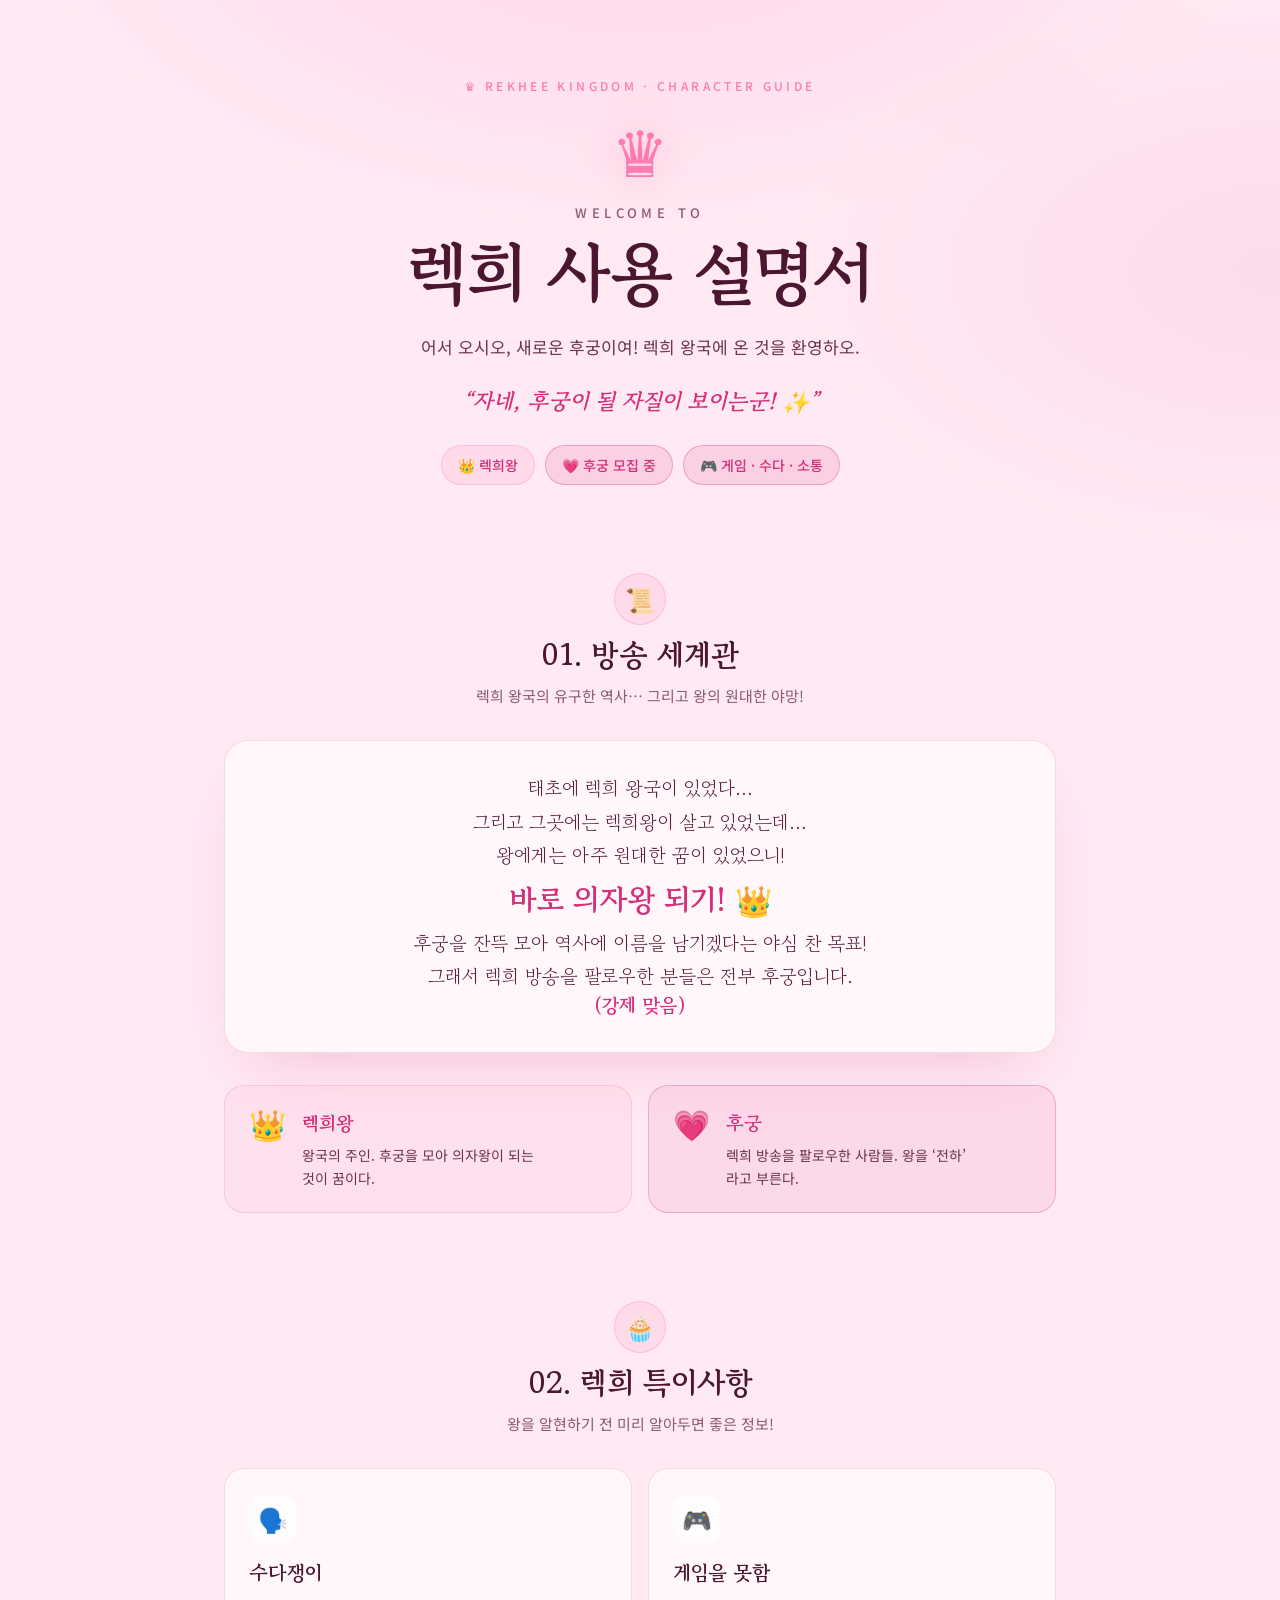
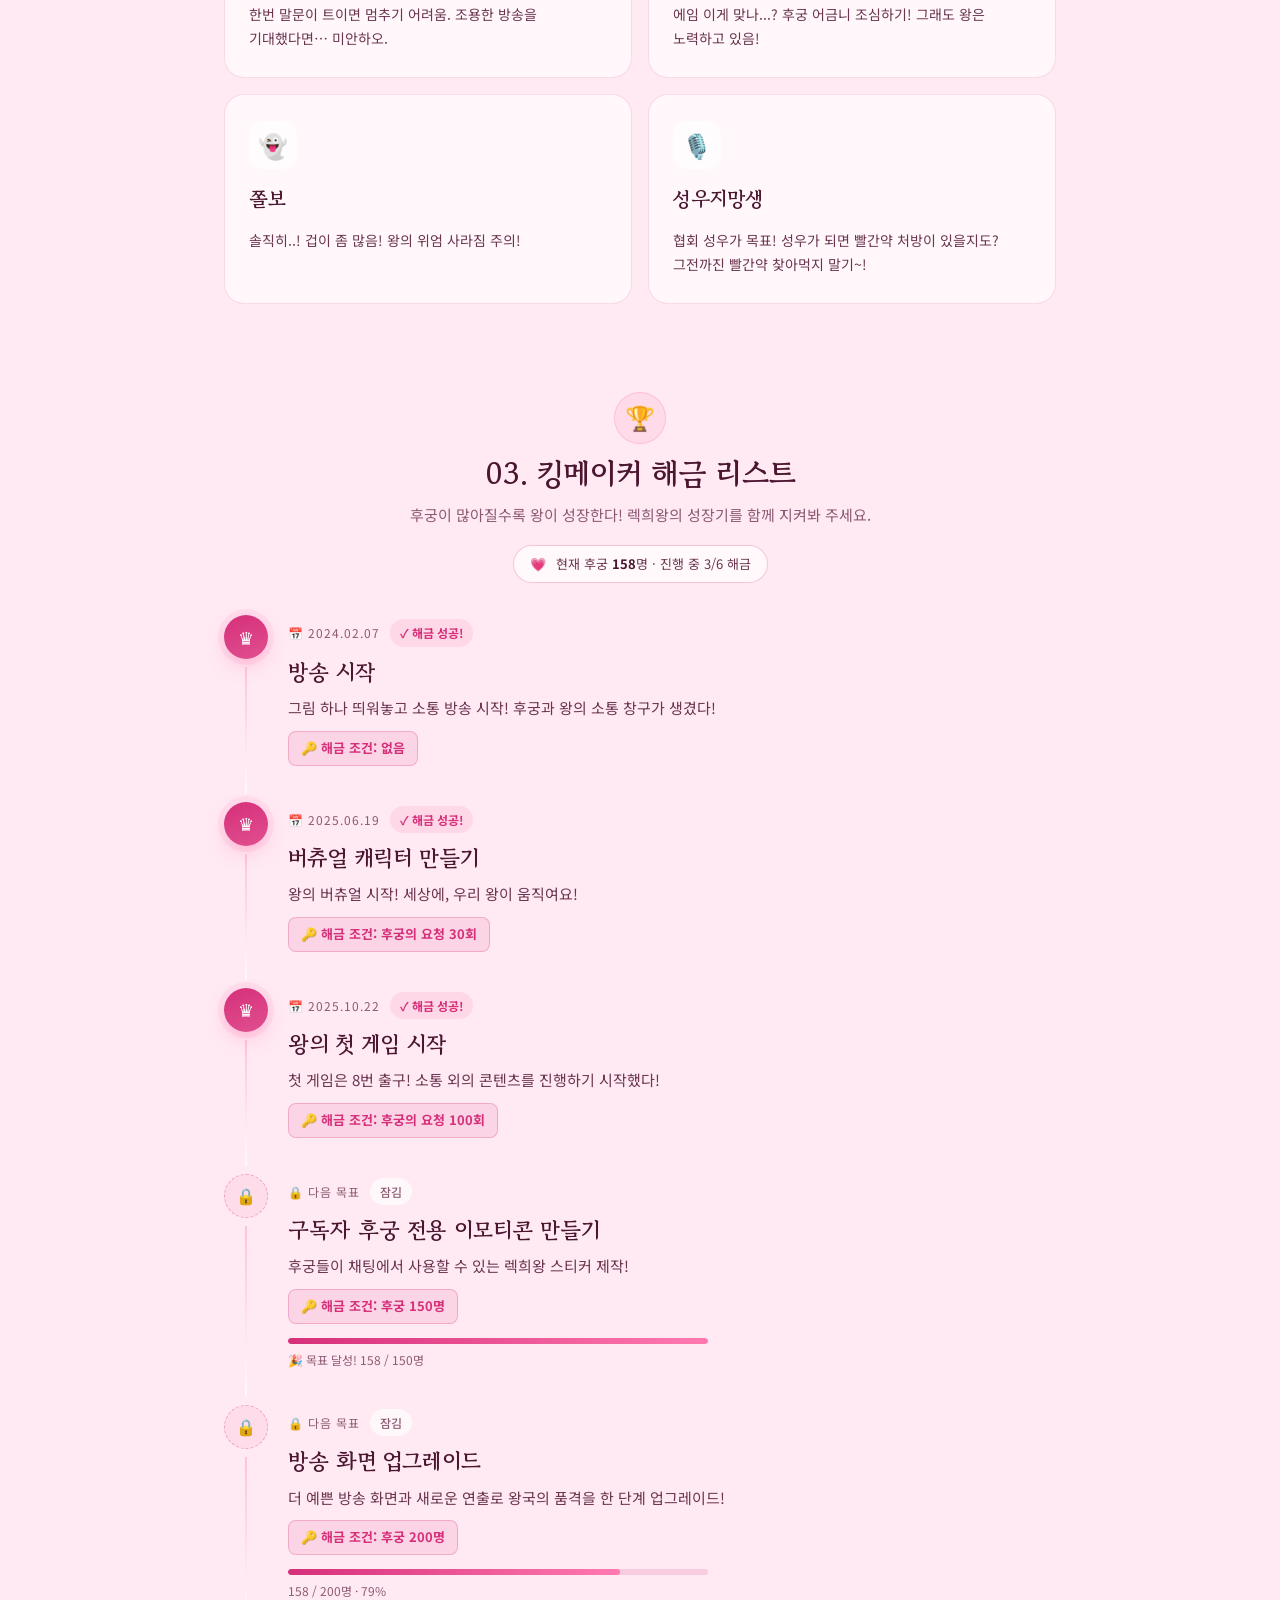
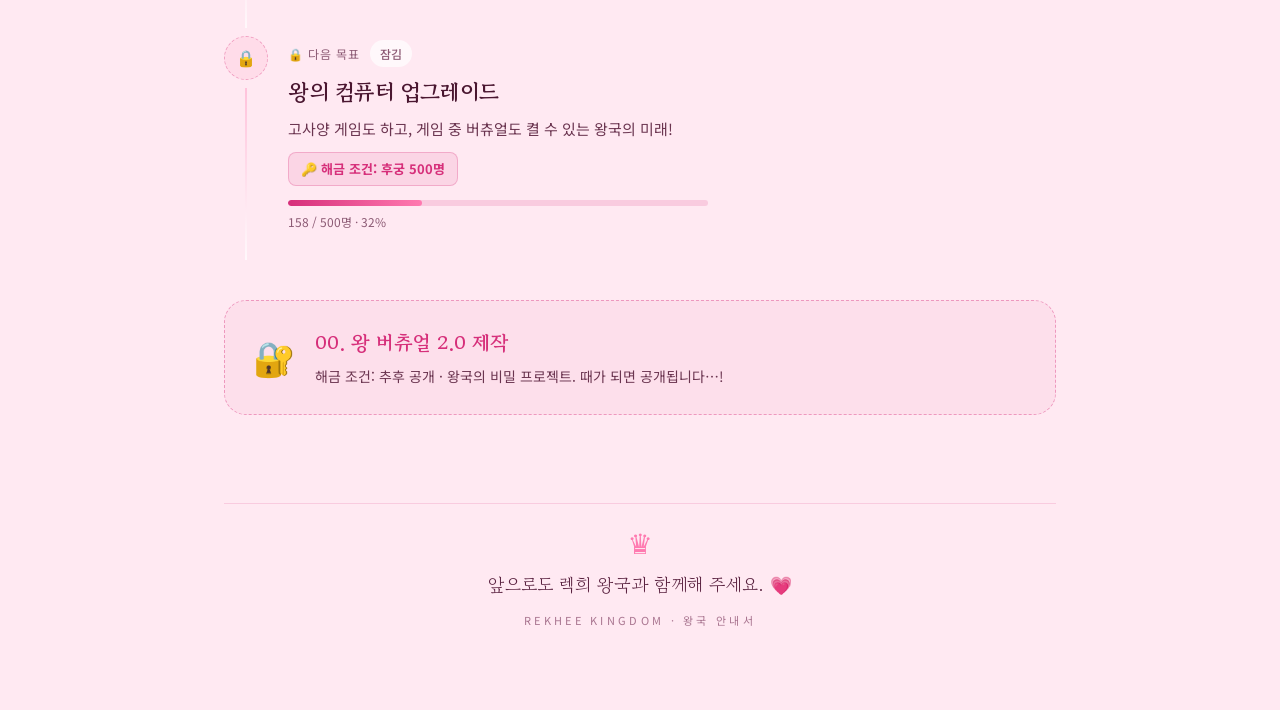
<file: index.html>
<!doctype html>
<html lang="ko">
<head>
<meta charset="utf-8">
<meta name="viewport" content="width=device-width, initial-scale=1">
<title>렉희 사용 설명서 | 렉희 왕국</title>
<link rel="preconnect" href="https://fonts.googleapis.com">
<link rel="preconnect" href="https://fonts.gstatic.com" crossorigin>
<link rel="stylesheet" href="https://fonts.googleapis.com/css2?family=Gowun+Batang:wght@400;700&family=Noto+Sans+KR:wght@400;500;700&display=swap">
<link rel="stylesheet" href="assets/style.css">
</head>
<body>
<div class="page" id="app"><p class="loading">왕국 안내서를 펼치는 중… 👑</p></div>
<script src="assets/render.js"></script>
<script>
  const app = document.getElementById('app');
  (async () => {
    try {
      // 캐시를 피해서 항상 최신 content.json 을 불러온다
      const r = await fetch('content.json?t=' + Date.now(), { cache: 'no-store' });
      if (!r.ok) throw new Error(r.status);
      const data = await r.json();
      RekheeRender.render(app, data);
      // 치지직 자동 모드면 후궁 수를 받아와서 다시 그린다
      const live = await RekheeRender.loadFollowers(data);
      if (live) RekheeRender.render(app, data, { live });
    } catch (e) {
      app.innerHTML = '<p class="loading">내용을 불러오지 못했어요. 잠시 후 새로고침 해주세요.</p>';
    }
  })();
</script>
</body>
</html>
</file>
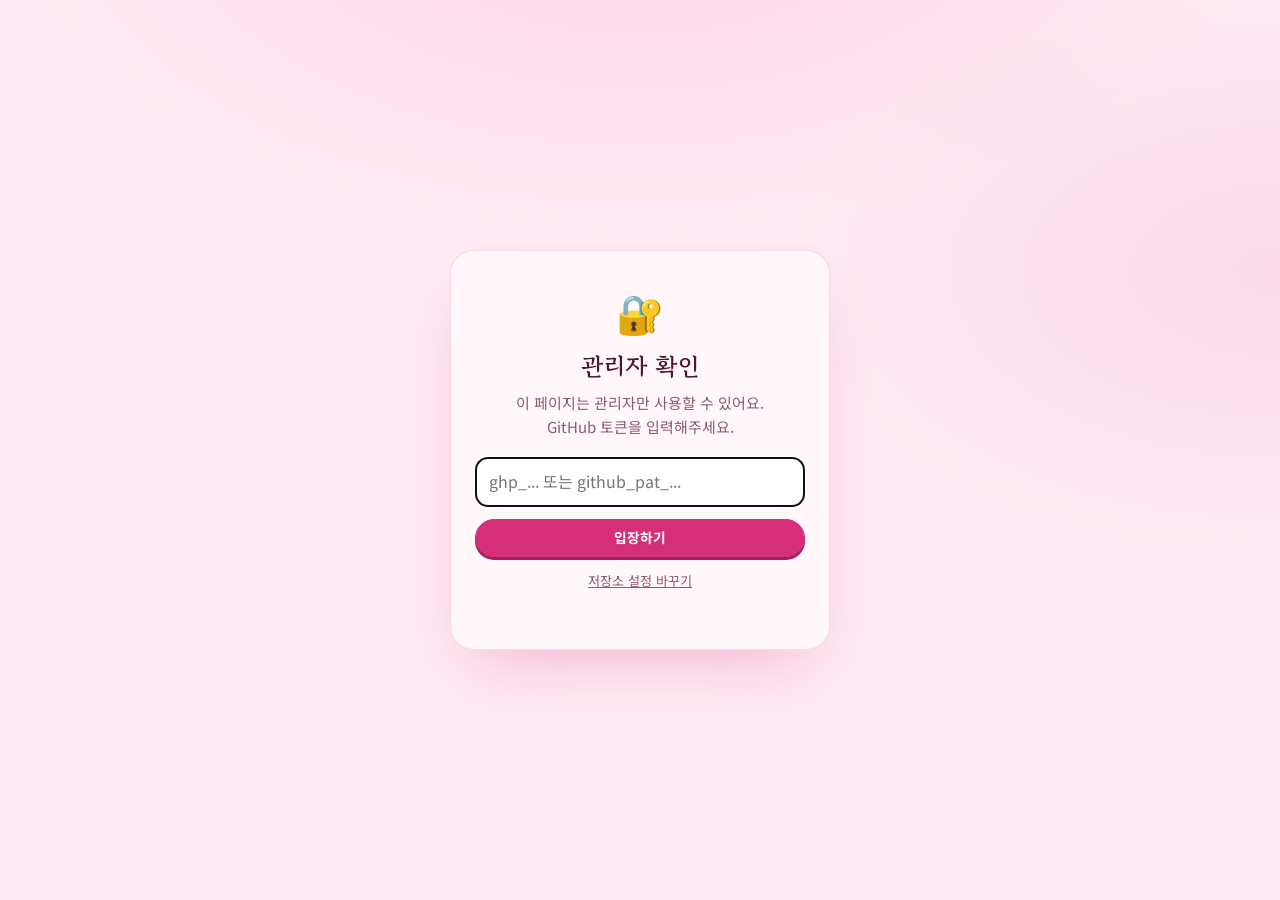
<file: admin.html>
<!doctype html>
<html lang="ko">
<head>
<meta charset="utf-8">
<meta name="viewport" content="width=device-width, initial-scale=1">
<meta name="robots" content="noindex, nofollow">
<title>관리자 | 렉희 왕국</title>
<link rel="preconnect" href="https://fonts.googleapis.com">
<link rel="preconnect" href="https://fonts.gstatic.com" crossorigin>
<link rel="stylesheet" href="https://fonts.googleapis.com/css2?family=Gowun+Batang:wght@400;700&family=Noto+Sans+KR:wght@400;500;700&display=swap">
<link rel="stylesheet" href="assets/style.css">
</head>
<body class="locked">
<div class="gate" id="gate">
  <form class="gate-card" id="gateForm">
    <div class="gate-icon">🔐</div>
    <h1>관리자 확인</h1>
    <p class="sub">이 페이지는 관리자만 사용할 수 있어요.<br>GitHub 토큰을 입력해주세요.</p>
    <input id="gateToken" type="password" autocomplete="off" placeholder="ghp_... 또는 github_pat_..." required>
    <button class="btn primary" id="gateBtn">입장하기</button>
    <button type="button" class="gate-link" id="gateSettings">저장소 설정 바꾸기</button>
    <p class="gate-msg" id="gateMsg"></p>
  </form>
</div>

<div class="admin-bar">
  <div class="admin-bar-inner">
    <div class="admin-title">🛠️ 관리자 페이지 <span class="dirty" id="dirty">저장됨</span></div>
    <div class="actions">
      <button class="btn primary" id="editBtn">✏️ 내용 편집하기</button>
      <button class="btn" id="saveBtn">💾 변경사항 저장</button>
      <button class="btn" id="revertBtn">↺ 되돌리기</button>
      <button class="btn" id="exportBtn" title="content.json 파일로 내려받기 (직접 커밋할 때)">⬇️ JSON</button>
      <button class="btn" id="printBtn">🖨️</button>
      <button class="btn" id="settingsBtn" title="GitHub 연결 설정">⚙️</button>
      <a class="btn" href="./" target="_blank" rel="noopener">👀 사용자 페이지</a>
      <button class="btn" id="logoutBtn" title="이 브라우저에서 토큰 지우기">🚪 로그아웃</button>
    </div>
  </div>
</div>

<div class="page">
  <div class="edit-note">편집 모드예요! 점선으로 표시된 글자를 눌러 직접 수정하세요. 카드 위의 ↑ ↓ ✕ 버튼으로 순서 변경·삭제, ＋ 버튼으로 새 항목을 추가할 수 있어요. ★는 세계관 문장 크게 강조, 🔓/🔒는 해금 상태 전환이에요. 맨 위 <b>왕국 현황 설정</b>에서 후궁 수와 치지직 자동 연동을 바꿀 수 있어요. 다 고치면 <b>💾 변경사항 저장</b>을 누르면 사용자 페이지에 반영됩니다.</div>
  <div id="app"><p class="loading">불러오는 중…</p></div>
</div>

<dialog id="settings">
  <form method="dialog" id="settingsForm">
    <h2>⚙️ GitHub 연결 설정</h2>
    <p class="help">저장 버튼을 누르면 이 저장소의 content.json 이 커밋돼요. 토큰은 이 브라우저에만 보관되고 다른 곳으로 보내지지 않아요.</p>
    <div class="row">
      <label>소유자 (owner)<input name="owner" required></label>
      <label>저장소 (repo)<input name="repo" required></label>
    </div>
    <div class="row">
      <label>브랜치<input name="branch" required></label>
      <label>파일 경로<input name="path" required></label>
    </div>
    <label>GitHub 토큰 (Fine-grained, Contents: Read and write)
      <input name="token" type="password" autocomplete="off" placeholder="github_pat_...">
    </label>
    <p class="help">GitHub → Settings → Developer settings → Fine-grained tokens → 이 저장소만 선택 → Repository permissions의 <b>Contents</b>를 <b>Read and write</b>로.</p>
    <div class="dlg-actions">
      <button class="btn" value="cancel" formnovalidate>취소</button>
      <button class="btn primary" value="ok" id="settingsOk">연결 확인 후 저장</button>
    </div>
  </form>
</dialog>

<div class="toast" id="toast"></div>

<script src="assets/render.js"></script>
<script src="assets/admin.js"></script>
</body>
</html>
</file>
<file: assets/style.css>
:root{
  --bg:#ffe9f2; --card:#fff7fa; --white70:rgba(255,255,255,.7);
  --ink:#4a1630; --ink2:#5a2240; --body:#6b3550; --muted:#8c5a74; --faint:#a97590;
  --hot:#d62f7a; --pink:#ff7ab0; --line:rgba(214,47,122,.14); --line2:rgba(214,47,122,.28);
  --serif:'Gowun Batang',serif; --sans:'Noto Sans KR',system-ui,-apple-system,"Malgun Gothic",sans-serif;
}
*{box-sizing:border-box}
html{scroll-behavior:smooth}
body{margin:0;color:var(--ink);font-family:var(--sans);-webkit-font-smoothing:antialiased;line-height:1.6;word-break:keep-all;overflow-wrap:anywhere;
  background:radial-gradient(900px 500px at 50% -120px,rgba(255,122,176,.16),transparent 70%),radial-gradient(700px 400px at 100% 30%,rgba(214,47,122,.07),transparent 70%),var(--bg);
  background-attachment:fixed;min-height:100vh}
button{font:inherit;cursor:pointer}
h1,h2,h3,p{margin:0}
@keyframes rk-float{0%,100%{transform:translateY(0)}50%{transform:translateY(-8px)}}
@keyframes rk-shimmer{0%,100%{opacity:.6}50%{opacity:1}}

.page{max-width:880px;margin:0 auto;padding:40px 24px 80px}
.rk{display:flex;flex-direction:column;gap:88px}
.loading{text-align:center;color:var(--muted);padding:80px 0}

/* ---------- 히어로 ---------- */
.hero{display:flex;flex-direction:column;align-items:center;text-align:center;gap:22px;padding-top:36px}
.brand{font-size:12px;letter-spacing:.28em;color:var(--pink);font-weight:500}
.crown{font-size:64px;line-height:1;color:var(--pink);text-shadow:0 0 40px rgba(255,122,176,.45);animation:rk-float 5s ease-in-out infinite}
.hero-titles{display:flex;flex-direction:column;gap:10px;align-items:center}
.eyebrow{font-size:13px;letter-spacing:.34em;color:var(--muted);font-weight:500}
.hero h1{font-family:var(--serif);font-weight:700;font-size:clamp(40px,7vw,68px);line-height:1.12;letter-spacing:-.01em;color:var(--ink);text-wrap:balance}
.lead{max-width:520px;font-size:17px;line-height:1.75;color:var(--body);text-wrap:pretty}
.welcome{font-family:var(--serif);font-size:22px;font-weight:700;color:var(--hot);line-height:1.5;font-style:italic}
.pills{display:flex;flex-wrap:wrap;justify-content:center;gap:10px;margin-top:6px}
.pill{font-size:14px;font-weight:500;padding:8px 16px;border-radius:999px;background:rgba(214,47,122,.12);color:var(--hot);border:1px solid rgba(214,47,122,.3);display:inline-flex;align-items:center}
.pill:first-child{background:rgba(255,122,176,.12);border-color:rgba(255,122,176,.3)}

/* ---------- 섹션 공통 ---------- */
.section{display:flex;flex-direction:column;gap:32px}
.sec-head{display:flex;flex-direction:column;gap:10px;align-items:center;text-align:center}
.sec-icon{width:52px;height:52px;border-radius:50%;display:grid;place-items:center;font-size:24px;background:rgba(255,122,176,.12);border:1px solid rgba(255,122,176,.3)}
.sec-head h2{font-family:var(--serif);font-size:30px;font-weight:700;color:var(--ink);line-height:1.3}
.sub{max-width:480px;font-size:15px;color:var(--muted);text-wrap:pretty}

/* ---------- 세계관 ---------- */
.story{background:var(--card);border:1px solid var(--line);border-radius:24px;padding:32px clamp(20px,5vw,48px);display:flex;flex-direction:column;gap:4px;box-shadow:0 30px 60px -30px rgba(214,47,122,.25)}
.story-line{text-align:center}
.story p{font-family:var(--serif);font-size:19px;line-height:1.55;color:var(--ink2);text-wrap:pretty}
.story p.goal{margin:4px 0;font-size:30px;font-weight:700;line-height:1.4;color:var(--hot)}
.story strong{color:var(--hot);font-weight:700}
.relationships{display:grid;grid-template-columns:repeat(auto-fit,minmax(240px,1fr));gap:16px}
.mini{display:flex;gap:16px;align-items:flex-start;padding:22px 24px;border-radius:20px;background:rgba(214,47,122,.08);border:1px solid var(--line2)}
.mini:first-child{background:rgba(255,122,176,.08);border-color:rgba(255,122,176,.28)}
.mini .emoji{font-size:30px;line-height:1}
.mini-text{display:flex;flex-direction:column;gap:6px;min-width:0;flex:1}
.mini h3{font-family:var(--serif);font-size:19px;font-weight:700;color:var(--hot)}
.mini p{font-size:14px;line-height:1.65;color:var(--body);text-wrap:pretty}

/* ---------- 특이사항 ---------- */
.traits{display:grid;grid-template-columns:repeat(2,minmax(0,1fr));gap:16px}
.trait{display:flex;flex-direction:column;gap:14px;padding:26px 24px;border-radius:20px;background:var(--card);border:1px solid var(--line);transition:transform .25s ease,border-color .25s ease}
.trait:hover{transform:translateY(-4px);border-color:rgba(255,122,176,.4)}
.trait .emoji{width:48px;height:48px;border-radius:14px;display:grid;place-items:center;font-size:24px;background:var(--white70)}
.trait h3{font-family:var(--serif);font-size:20px;font-weight:700;color:var(--ink)}
.trait p{font-size:14px;line-height:1.7;color:var(--body);text-wrap:pretty}

/* ---------- 해금 리스트 ---------- */
.kingdom-status{margin-top:8px;display:flex;align-items:center;gap:10px;font-size:13px;color:var(--body);padding:8px 16px;border-radius:999px;background:var(--white70);border:1px solid rgba(214,47,122,.25)}
.kingdom-status strong{color:var(--ink)}
.kingdom-status .heart{color:var(--hot)}
.achievements{display:flex;flex-direction:column}
.ach{display:grid;grid-template-columns:44px minmax(0,1fr);gap:20px}
.ach-rail{display:flex;flex-direction:column;align-items:center}
.ach-dot{width:44px;height:44px;border-radius:50%;display:grid;place-items:center;flex-shrink:0}
.ach.on .ach-dot{font-size:18px;background:linear-gradient(160deg,#d62f7a,#e0508f);color:#fff;box-shadow:0 0 0 6px rgba(255,122,176,.12),0 8px 20px -6px rgba(255,122,176,.6)}
.ach.off .ach-dot{font-size:16px;background:#ffdce9;border:1px dashed rgba(214,47,122,.35);color:var(--faint)}
.ach-line{flex:1;width:2px;min-height:24px;background:linear-gradient(rgba(255,122,176,.35),rgba(255,255,255,.7));margin:8px 0}
.ach-body{display:flex;flex-direction:column;gap:10px;padding:4px 0 36px;min-width:0}
.ach-top{display:flex;flex-wrap:wrap;align-items:center;gap:10px}
.meta{font-size:12px;letter-spacing:.08em;color:var(--muted)}
.status{font-size:12px;padding:4px 10px;border-radius:999px}
.ach.on .status{font-weight:700;background:rgba(255,122,176,.15);color:var(--hot)}
.ach.on .status::before{content:"✓ "}
.ach.off .status{font-weight:500;background:var(--white70);color:var(--muted)}
.ach h3{font-family:var(--serif);font-size:22px;font-weight:700;color:var(--ink);line-height:1.3}
.ach p{font-size:15px;line-height:1.7;color:var(--body);text-wrap:pretty}
.condition{align-self:flex-start;font-size:13px;font-weight:700;color:var(--hot);padding:6px 12px;border-radius:8px;background:rgba(214,47,122,.1);border:1px solid rgba(214,47,122,.25)}
.condition::before{content:"🔑 "}
.bar{display:flex;flex-direction:column;gap:6px;max-width:420px;margin-top:4px}
.bar-track{height:6px;border-radius:999px;background:rgba(214,47,122,.16);overflow:hidden}
.bar-fill{height:100%;border-radius:999px;background:linear-gradient(90deg,#d62f7a,#ff7ab0);transition:width .6s ease}
.bar-label{font-size:12px;color:var(--muted)}
.secret{display:flex;gap:20px;align-items:center;padding:26px 28px;border-radius:22px;border:1px dashed rgba(214,47,122,.4);background:rgba(214,47,122,.05);animation:rk-shimmer 4s ease-in-out infinite}
.secret .lockicon{font-size:34px;line-height:1}
.secret-text{display:flex;flex-direction:column;gap:6px;min-width:0;flex:1}
.secret h3{font-family:var(--serif);font-size:20px;font-weight:700;color:var(--hot)}
.secret p{font-size:14px;line-height:1.65;color:var(--body);text-wrap:pretty}

/* ---------- 푸터 ---------- */
.footer{display:flex;flex-direction:column;align-items:center;gap:14px;text-align:center;padding-top:24px;border-top:1px solid rgba(214,47,122,.16)}
.crown-sm{font-size:28px;color:var(--pink);line-height:1}
.footer-text{font-family:var(--serif);font-size:18px;color:var(--ink2)}
.smallprint{font-size:11px;letter-spacing:.3em;color:var(--faint)}

/* ================= 관리자 편집 모드 ================= */
[contenteditable="true"]{outline:2px dashed var(--pink);outline-offset:0;border-radius:6px;cursor:text;min-width:1em}
[contenteditable="true"]:focus{outline:2px solid var(--hot);background:#fff}
/* 점선 박스가 글자에 붙지 않게 안쪽 여백 (배지처럼 원래 여백이 있는 요소는 그대로) */
:where([contenteditable="true"]){padding:2px 6px}
body.editing .rk{gap:64px}
body.editing .hero{gap:14px}
body.editing .secret,body.editing .crown,body.editing .trait{animation:none;transform:none;transition:none}
.editable-item{position:relative}
.item-ctrls{position:absolute;top:10px;right:12px;display:flex;gap:4px;z-index:3}
.item-ctrls button,.pill-x{border:1px solid rgba(214,47,122,.3);background:#fff;color:var(--ink);border-radius:8px;min-width:26px;height:26px;font-size:.78rem;padding:0 4px;box-shadow:0 2px 0 rgba(214,47,122,.18)}
.item-ctrls button:disabled{opacity:.35;cursor:default}
.item-ctrls button[data-act="del"]:hover,.pill-x:hover{background:#ffe3e3;color:#b3261e}
/* 편집 모드에서는 카드 위쪽에 버튼 줄 자리를 비워 내용과 겹치지 않게 */
.mini.editable-item,.trait.editable-item{padding-top:46px}
.ach.editable-item{padding-top:40px}
.ach.editable-item .item-ctrls{right:0;top:4px}
.story .story-line{padding:0 136px}
.story .item-ctrls{top:50%;right:0;transform:translateY(-50%)}
body.editing .story{gap:12px}
.pill-x{min-width:20px;height:20px;margin-left:6px;font-size:.65rem}
.pill-add{border-style:dashed;background:transparent}
.add-btn{display:block;width:100%;margin-top:-12px;border:2px dashed rgba(214,47,122,.35);background:transparent;color:var(--hot);border-radius:14px;padding:9px;font-weight:700}
.story .add-btn{margin-top:8px}
.add-btn:hover{background:rgba(255,255,255,.6)}
.is-hidden{opacity:.45}
.is-hidden::after{content:"사용자 화면에서 숨김";position:absolute;left:0;top:8px;font-size:11px;font-weight:700;color:#fff;background:var(--muted);border-radius:6px;padding:2px 8px}
.secret.is-hidden{position:relative}
.secret.is-hidden::after{top:-10px;left:16px}
.num-field{display:flex;align-items:center;gap:8px;font-size:12px;font-weight:700;color:var(--muted);margin-top:4px}
.num-field input{width:90px}
.admin-panel input[type=number],.admin-panel input[type=text],.num-field input{padding:7px 10px;border:1px solid rgba(214,47,122,.3);border-radius:10px;font:inherit;font-size:14px;background:#fff;color:var(--ink)}
.admin-panel{background:#fff;border:2px solid rgba(214,47,122,.25);border-radius:20px;padding:20px 22px;display:flex;flex-direction:column;gap:12px}
.ap-title{font-weight:700;color:var(--hot)}
.ap-grid{display:grid;grid-template-columns:1fr 2fr;gap:12px}
.ap-field{display:flex;flex-direction:column;gap:4px;font-size:13px;font-weight:700;color:var(--body)}
.ap-field input{width:100%}
.ap-check{display:flex;align-items:center;gap:8px;font-size:14px;font-weight:500;color:var(--ink);cursor:pointer}
.ap-check input{width:18px;height:18px;accent-color:var(--hot)}
.ap-row{display:flex;flex-wrap:wrap;gap:8px 24px}
.ap-help{font-size:12.5px;color:var(--muted)}
/* 편집 칸끼리 점선이 겹치지 않게 위아래 간격 */
body.editing .rk [data-path]{margin-bottom:8px}
body.editing .rk .pill [data-path],body.editing .rk .story [data-path],body.editing .rk .ach-top [data-path]{margin-bottom:0}

/* ---------- 관리자 상단 바 ---------- */
.btn{border:1px solid rgba(214,47,122,.3);background:#fff;color:var(--ink);border-radius:999px;padding:9px 14px;font-weight:700;font-size:.86rem;box-shadow:0 3px 0 rgba(214,47,122,.18);text-decoration:none;display:inline-block;line-height:1.3}
.btn.primary{background:var(--hot);color:#fff;border-color:var(--hot);box-shadow:0 3px 0 #a3215c}
.btn:active{transform:translateY(2px);box-shadow:none}
.btn:disabled{opacity:.55;cursor:default}
.admin-bar{position:sticky;top:0;z-index:50;background:rgba(255,247,250,.93);backdrop-filter:blur(6px);border-bottom:1px solid var(--line)}
.admin-bar-inner{max-width:1000px;margin:0 auto;padding:10px 16px;display:flex;align-items:center;justify-content:space-between;gap:10px;flex-wrap:wrap}
.admin-title{font-weight:700;color:var(--hot);font-size:.9rem;display:flex;align-items:center;gap:8px}
.dirty{font-size:.75rem;font-weight:700;border-radius:999px;padding:3px 9px;background:#d8f5e7;color:#216a4c}
.dirty.on{background:#fff3c4;color:#8a6200}
.actions{display:flex;gap:8px;flex-wrap:wrap}
.edit-note{display:none;background:#fff9dc;border:1px solid #f2d98a;border-radius:12px;padding:10px 14px;margin:0 0 24px;font-size:.9rem}
body.editing .edit-note{display:block}

/* ---------- 관리자 잠금 화면 ---------- */
.gate{display:none;min-height:100vh;place-items:center;padding:24px 16px}
body.locked .gate{display:grid}
body.locked .admin-bar,body.locked .page{display:none}
.gate-card{width:100%;max-width:380px;background:var(--card);border:1px solid var(--line);border-radius:24px;padding:30px 24px;text-align:center;box-shadow:0 30px 60px -30px rgba(214,47,122,.35)}
.gate-icon{font-size:2.4rem}
.gate-card h1{margin:4px 0 6px;font-family:var(--serif);font-size:1.5rem}
.gate-card input{width:100%;margin:18px 0 12px;padding:11px 13px;border:1px solid rgba(214,47,122,.3);border-radius:12px;font:inherit;background:#fff}
.gate-card .btn{width:100%}
.gate-link{margin-top:12px;border:0;background:none;color:var(--muted);font-size:.82rem;text-decoration:underline}
.gate-msg{min-height:1.2em;margin:10px 0 0;font-size:.85rem;font-weight:700;color:#b3261e}

.toast{position:fixed;left:50%;bottom:24px;transform:translateX(-50%) translateY(20px);background:var(--ink);color:#fff;padding:12px 18px;border-radius:14px;font-weight:700;font-size:.92rem;opacity:0;pointer-events:none;transition:.25s;z-index:100;max-width:calc(100% - 32px);text-align:center}
.toast.show{opacity:1;transform:translateX(-50%)}
.toast.err{background:#b3261e}

dialog{border:1px solid var(--line);border-radius:20px;padding:22px;max-width:460px;width:calc(100% - 32px);color:var(--ink);background:var(--card)}
dialog::backdrop{background:rgba(74,22,48,.4)}
dialog h2{margin:0 0 6px;font-size:1.2rem}
dialog label{display:block;font-size:.85rem;font-weight:700;margin-top:12px}
dialog input{width:100%;margin-top:4px;padding:9px 11px;border:1px solid rgba(214,47,122,.3);border-radius:10px;font:inherit;background:#fff}
dialog .row{display:grid;grid-template-columns:1fr 1fr;gap:10px}
dialog .help{font-size:.8rem;color:var(--muted);margin:6px 0 0}
dialog .dlg-actions{display:flex;justify-content:flex-end;gap:8px;margin-top:18px}

@media(max-width:640px){
 .page{padding:24px 16px 56px}
 .rk{gap:64px}
 .traits{grid-template-columns:1fr}
 .sec-head h2{font-size:26px}
 .story p.goal{font-size:25px}
 .ach{gap:14px}
 .secret{padding:22px 20px;gap:14px}
 .ap-grid{grid-template-columns:1fr}
 .story .story-line{padding:34px 0 0}.story .item-ctrls{top:0;transform:none}
}
@media print{
 body{background:#fff}.page{max-width:none;padding:0}
 .admin-bar,.edit-note,.item-ctrls,.add-btn,.pill-add,.pill-x,.admin-panel,.num-field{display:none!important}
 .crown,.secret{animation:none}
 [contenteditable]{outline:none!important}
}
</file>
